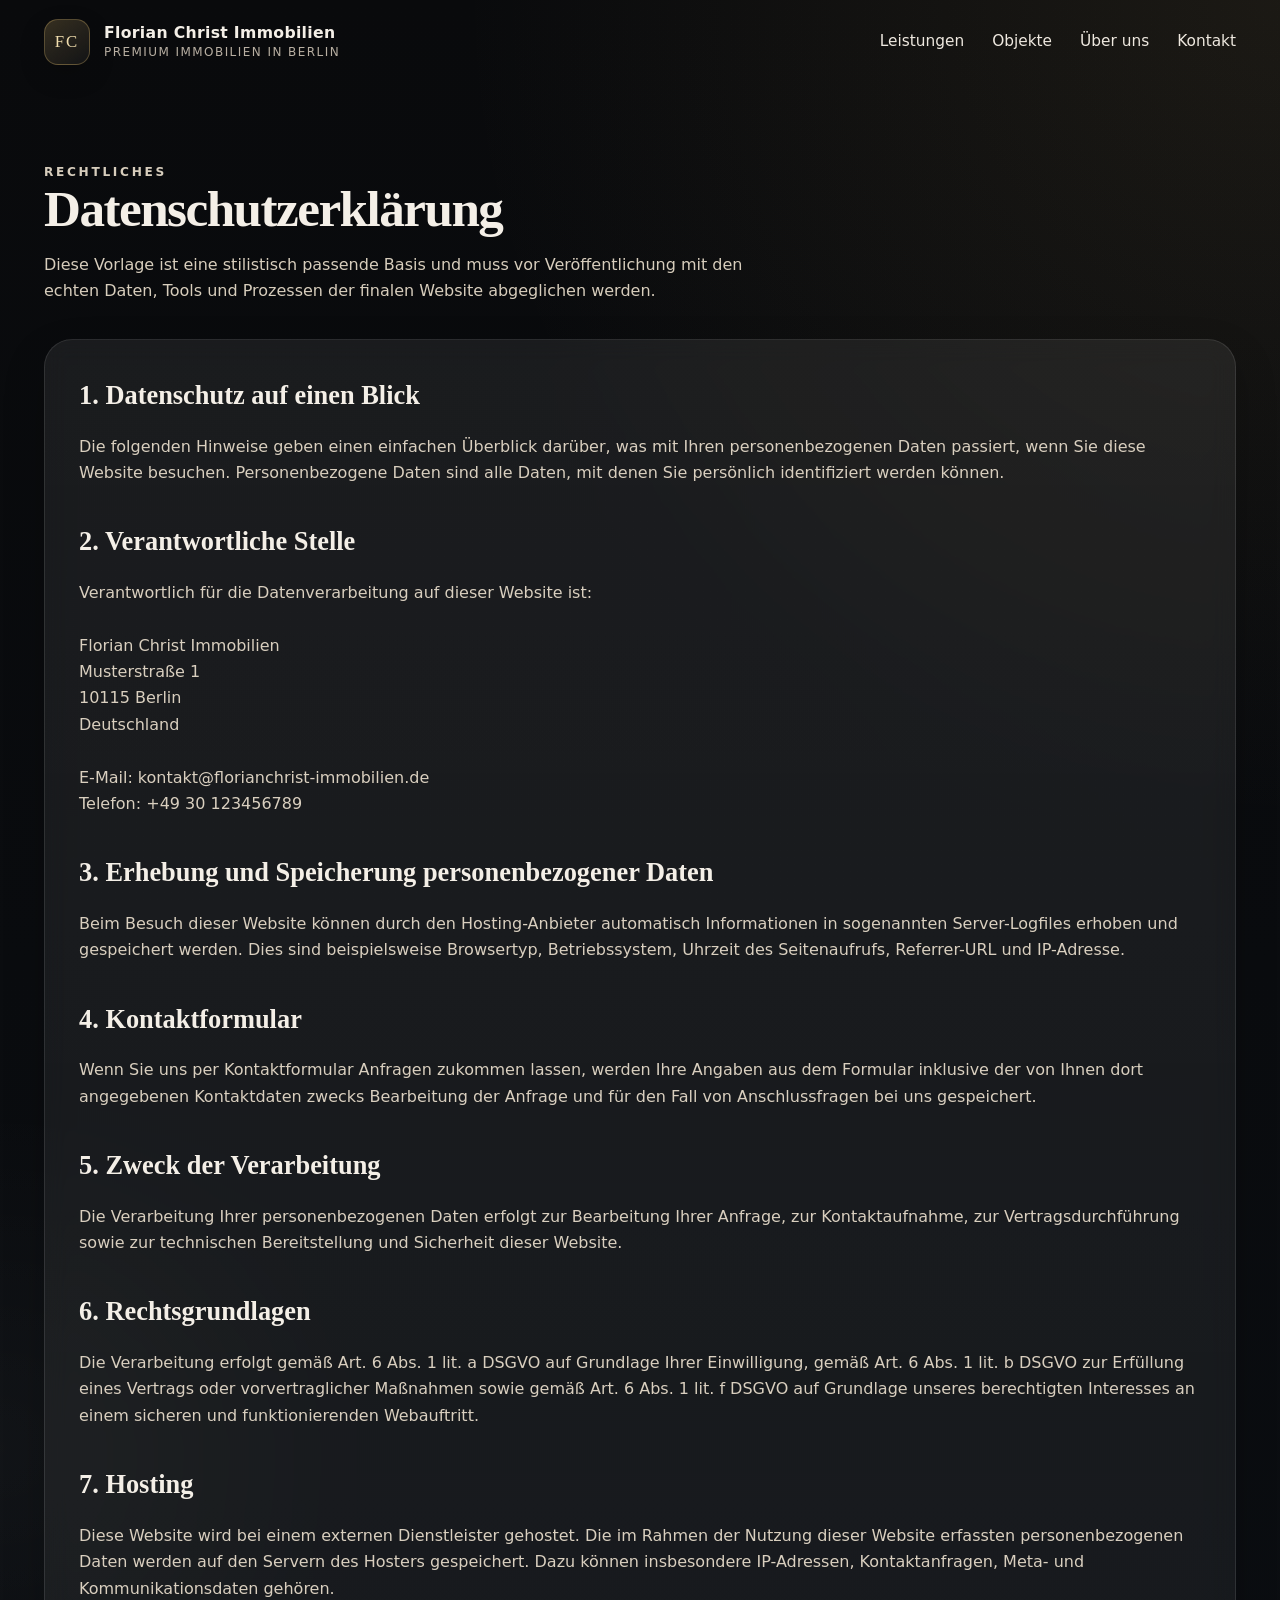
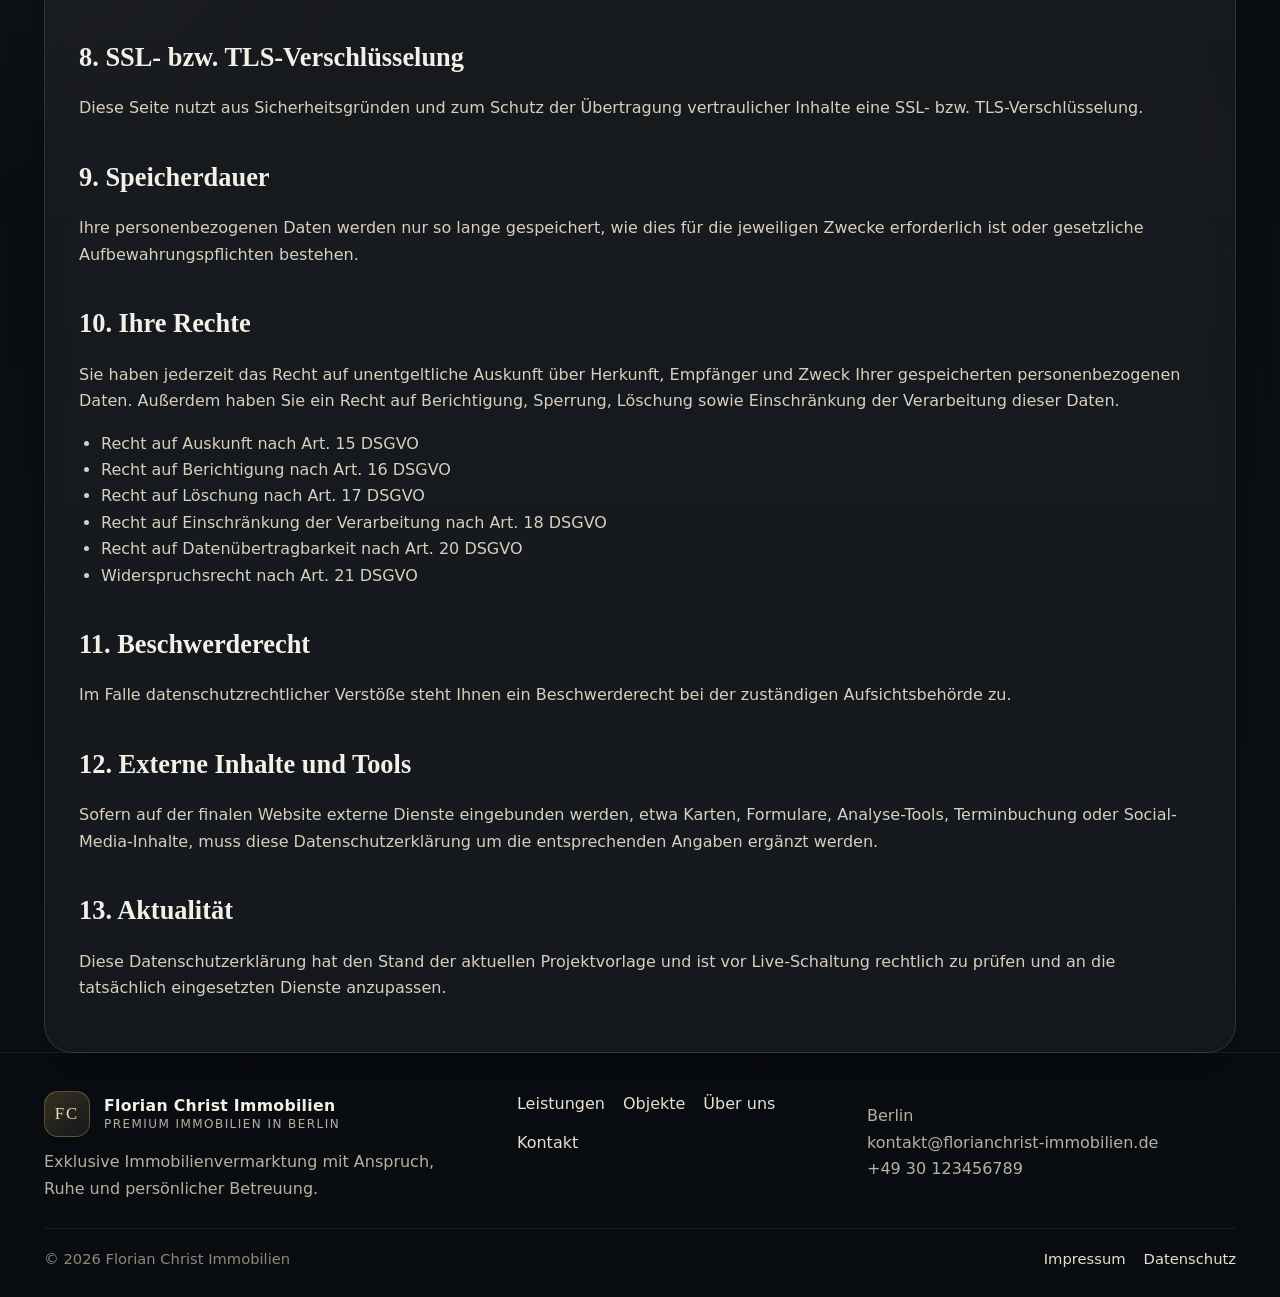
<file: datenschutz.html>
<!DOCTYPE html>
<html lang="de">
<head>
  <meta charset="UTF-8" />
  <meta name="viewport" content="width=device-width, initial-scale=1.0" />
  <title>Datenschutz | Florian Christ Immobilien</title>
  <meta name="description" content="Datenschutzerklärung von Florian Christ Immobilien." />
  <link rel="stylesheet" href="styles.css" />
  <script defer src="main.js"></script>
</head>
<body>
  <div class="noise"></div>

  <header class="site-header scrolled">
    <div class="container header-inner">
      <a href="index.html" class="brand">
        <span class="brand-mark">FC</span>
        <span class="brand-text">
          <strong>Florian Christ Immobilien</strong>
          <small>Premium Immobilien in Berlin</small>
        </span>
      </a>

      <nav class="nav" id="mainNav">
        <a href="index.html#leistungen">Leistungen</a>
        <a href="index.html#objekte">Objekte</a>
        <a href="index.html#ueber-uns">Über uns</a>
        <a href="index.html#kontakt">Kontakt</a>
      </nav>

      <button class="menu-toggle" id="menuToggle" aria-label="Menü öffnen">
        <span></span><span></span><span></span>
      </button>
    </div>
  </header>

  <main class="legal-page">
    <section class="legal-hero">
      <div class="container">
        <p class="eyebrow">Rechtliches</p>
        <h1>Datenschutzerklärung</h1>
        <p>
          Diese Vorlage ist eine stilistisch passende Basis und muss vor Veröffentlichung mit den
          echten Daten, Tools und Prozessen der finalen Website abgeglichen werden.
        </p>
      </div>
    </section>

    <section class="container">
      <div class="legal-card reveal reveal-visible">
        <h2>1. Datenschutz auf einen Blick</h2>
        <p>
          Die folgenden Hinweise geben einen einfachen Überblick darüber, was mit Ihren
          personenbezogenen Daten passiert, wenn Sie diese Website besuchen. Personenbezogene Daten
          sind alle Daten, mit denen Sie persönlich identifiziert werden können.
        </p>

        <h2>2. Verantwortliche Stelle</h2>
        <p>
          Verantwortlich für die Datenverarbeitung auf dieser Website ist:<br><br>
          Florian Christ Immobilien<br>
          Musterstraße 1<br>
          10115 Berlin<br>
          Deutschland<br><br>
          E-Mail: kontakt@florianchrist-immobilien.de<br>
          Telefon: +49 30 123456789
        </p>

        <h2>3. Erhebung und Speicherung personenbezogener Daten</h2>
        <p>
          Beim Besuch dieser Website können durch den Hosting-Anbieter automatisch Informationen in
          sogenannten Server-Logfiles erhoben und gespeichert werden. Dies sind beispielsweise
          Browsertyp, Betriebssystem, Uhrzeit des Seitenaufrufs, Referrer-URL und IP-Adresse.
        </p>

        <h2>4. Kontaktformular</h2>
        <p>
          Wenn Sie uns per Kontaktformular Anfragen zukommen lassen, werden Ihre Angaben aus dem
          Formular inklusive der von Ihnen dort angegebenen Kontaktdaten zwecks Bearbeitung der
          Anfrage und für den Fall von Anschlussfragen bei uns gespeichert.
        </p>

        <h2>5. Zweck der Verarbeitung</h2>
        <p>
          Die Verarbeitung Ihrer personenbezogenen Daten erfolgt zur Bearbeitung Ihrer Anfrage, zur
          Kontaktaufnahme, zur Vertragsdurchführung sowie zur technischen Bereitstellung und
          Sicherheit dieser Website.
        </p>

        <h2>6. Rechtsgrundlagen</h2>
        <p>
          Die Verarbeitung erfolgt gemäß Art. 6 Abs. 1 lit. a DSGVO auf Grundlage Ihrer Einwilligung,
          gemäß Art. 6 Abs. 1 lit. b DSGVO zur Erfüllung eines Vertrags oder vorvertraglicher Maßnahmen
          sowie gemäß Art. 6 Abs. 1 lit. f DSGVO auf Grundlage unseres berechtigten Interesses an
          einem sicheren und funktionierenden Webauftritt.
        </p>

        <h2>7. Hosting</h2>
        <p>
          Diese Website wird bei einem externen Dienstleister gehostet. Die im Rahmen der Nutzung
          dieser Website erfassten personenbezogenen Daten werden auf den Servern des Hosters
          gespeichert. Dazu können insbesondere IP-Adressen, Kontaktanfragen, Meta- und
          Kommunikationsdaten gehören.
        </p>

        <h2>8. SSL- bzw. TLS-Verschlüsselung</h2>
        <p>
          Diese Seite nutzt aus Sicherheitsgründen und zum Schutz der Übertragung vertraulicher
          Inhalte eine SSL- bzw. TLS-Verschlüsselung.
        </p>

        <h2>9. Speicherdauer</h2>
        <p>
          Ihre personenbezogenen Daten werden nur so lange gespeichert, wie dies für die jeweiligen
          Zwecke erforderlich ist oder gesetzliche Aufbewahrungspflichten bestehen.
        </p>

        <h2>10. Ihre Rechte</h2>
        <p>
          Sie haben jederzeit das Recht auf unentgeltliche Auskunft über Herkunft, Empfänger und Zweck
          Ihrer gespeicherten personenbezogenen Daten. Außerdem haben Sie ein Recht auf Berichtigung,
          Sperrung, Löschung sowie Einschränkung der Verarbeitung dieser Daten.
        </p>

        <ul>
          <li>Recht auf Auskunft nach Art. 15 DSGVO</li>
          <li>Recht auf Berichtigung nach Art. 16 DSGVO</li>
          <li>Recht auf Löschung nach Art. 17 DSGVO</li>
          <li>Recht auf Einschränkung der Verarbeitung nach Art. 18 DSGVO</li>
          <li>Recht auf Datenübertragbarkeit nach Art. 20 DSGVO</li>
          <li>Widerspruchsrecht nach Art. 21 DSGVO</li>
        </ul>

        <h2>11. Beschwerderecht</h2>
        <p>
          Im Falle datenschutzrechtlicher Verstöße steht Ihnen ein Beschwerderecht bei der zuständigen
          Aufsichtsbehörde zu.
        </p>

        <h2>12. Externe Inhalte und Tools</h2>
        <p>
          Sofern auf der finalen Website externe Dienste eingebunden werden, etwa Karten, Formulare,
          Analyse-Tools, Terminbuchung oder Social-Media-Inhalte, muss diese Datenschutzerklärung um
          die entsprechenden Angaben ergänzt werden.
        </p>

        <h2>13. Aktualität</h2>
        <p>
          Diese Datenschutzerklärung hat den Stand der aktuellen Projektvorlage und ist vor
          Live-Schaltung rechtlich zu prüfen und an die tatsächlich eingesetzten Dienste anzupassen.
        </p>
      </div>
    </section>
  </main>

  <footer class="site-footer">
    <div class="container">
      <div class="footer-top">
        <div class="footer-brand">
          <a href="index.html" class="brand">
            <span class="brand-mark">FC</span>
            <span class="brand-text">
              <strong>Florian Christ Immobilien</strong>
              <small>Premium Immobilien in Berlin</small>
            </span>
          </a>
          <p>Exklusive Immobilienvermarktung mit Anspruch, Ruhe und persönlicher Betreuung.</p>
        </div>

        <div class="footer-links">
          <a href="index.html#leistungen">Leistungen</a>
          <a href="index.html#objekte">Objekte</a>
          <a href="index.html#ueber-uns">Über uns</a>
          <a href="index.html#kontakt">Kontakt</a>
        </div>

        <div class="footer-contact">
          <p>Berlin<br>kontakt@florianchrist-immobilien.de<br>+49 30 123456789</p>
        </div>
      </div>

      <div class="footer-bottom">
        <span>© <span data-current-year></span> Florian Christ Immobilien</span>
        <div class="legal-links">
          <a href="impressum.html">Impressum</a>
          <a href="datenschutz.html">Datenschutz</a>
        </div>
      </div>
    </div>
  </footer>
</body>
</html>
</file>
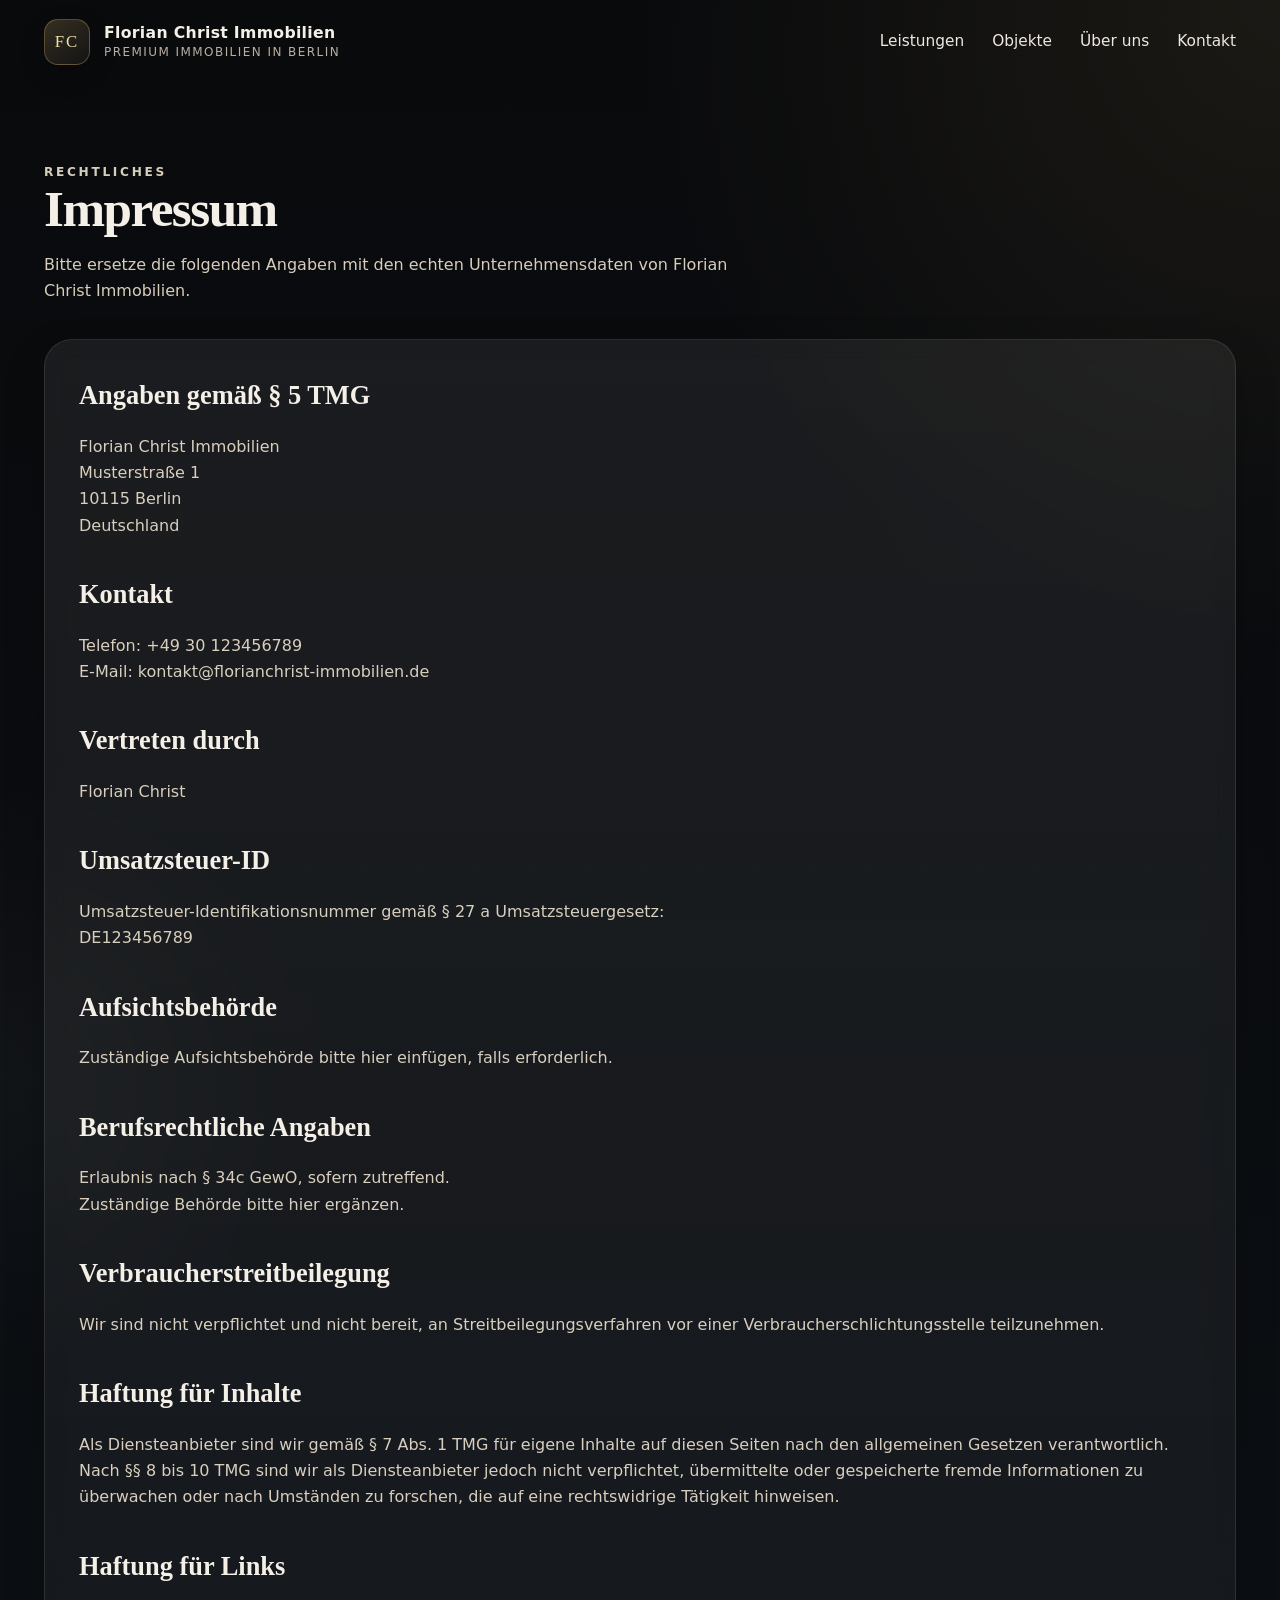
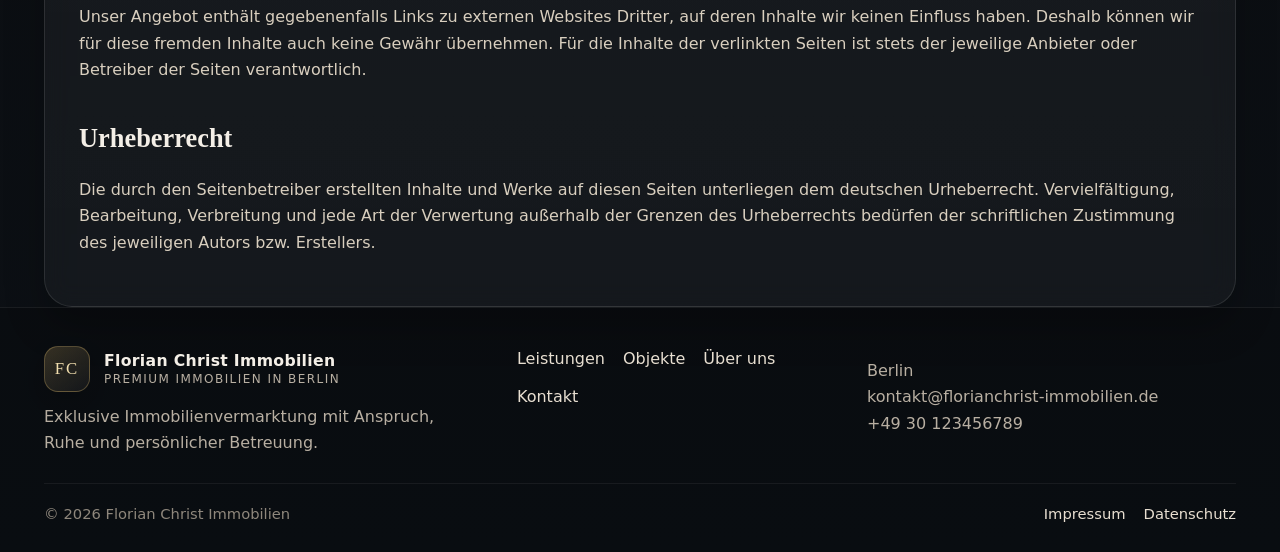
<file: impressum.html>
<!DOCTYPE html>
<html lang="de">
<head>
  <meta charset="UTF-8" />
  <meta name="viewport" content="width=device-width, initial-scale=1.0" />
  <title>Impressum | Florian Christ Immobilien</title>
  <meta name="description" content="Impressum von Florian Christ Immobilien." />
  <link rel="stylesheet" href="styles.css" />
  <script defer src="main.js"></script>
</head>
<body>
  <div class="noise"></div>

  <header class="site-header scrolled">
    <div class="container header-inner">
      <a href="index.html" class="brand">
        <span class="brand-mark">FC</span>
        <span class="brand-text">
          <strong>Florian Christ Immobilien</strong>
          <small>Premium Immobilien in Berlin</small>
        </span>
      </a>

      <nav class="nav" id="mainNav">
        <a href="index.html#leistungen">Leistungen</a>
        <a href="index.html#objekte">Objekte</a>
        <a href="index.html#ueber-uns">Über uns</a>
        <a href="index.html#kontakt">Kontakt</a>
      </nav>

      <button class="menu-toggle" id="menuToggle" aria-label="Menü öffnen">
        <span></span><span></span><span></span>
      </button>
    </div>
  </header>

  <main class="legal-page">
    <section class="legal-hero">
      <div class="container">
        <p class="eyebrow">Rechtliches</p>
        <h1>Impressum</h1>
        <p>
          Bitte ersetze die folgenden Angaben mit den echten Unternehmensdaten von Florian Christ Immobilien.
        </p>
      </div>
    </section>

    <section class="container">
      <div class="legal-card reveal reveal-visible">
        <h2>Angaben gemäß § 5 TMG</h2>
        <p>
          Florian Christ Immobilien<br>
          Musterstraße 1<br>
          10115 Berlin<br>
          Deutschland
        </p>

        <h2>Kontakt</h2>
        <p>
          Telefon: +49 30 123456789<br>
          E-Mail: kontakt@florianchrist-immobilien.de
        </p>

        <h2>Vertreten durch</h2>
        <p>
          Florian Christ
        </p>

        <h2>Umsatzsteuer-ID</h2>
        <p>
          Umsatzsteuer-Identifikationsnummer gemäß § 27 a Umsatzsteuergesetz:<br>
          DE123456789
        </p>

        <h2>Aufsichtsbehörde</h2>
        <p>
          Zuständige Aufsichtsbehörde bitte hier einfügen, falls erforderlich.
        </p>

        <h2>Berufsrechtliche Angaben</h2>
        <p>
          Erlaubnis nach § 34c GewO, sofern zutreffend.<br>
          Zuständige Behörde bitte hier ergänzen.
        </p>

        <h2>Verbraucherstreitbeilegung</h2>
        <p>
          Wir sind nicht verpflichtet und nicht bereit, an Streitbeilegungsverfahren vor einer
          Verbraucherschlichtungsstelle teilzunehmen.
        </p>

        <h2>Haftung für Inhalte</h2>
        <p>
          Als Diensteanbieter sind wir gemäß § 7 Abs. 1 TMG für eigene Inhalte auf diesen Seiten
          nach den allgemeinen Gesetzen verantwortlich. Nach §§ 8 bis 10 TMG sind wir als
          Diensteanbieter jedoch nicht verpflichtet, übermittelte oder gespeicherte fremde
          Informationen zu überwachen oder nach Umständen zu forschen, die auf eine rechtswidrige
          Tätigkeit hinweisen.
        </p>

        <h2>Haftung für Links</h2>
        <p>
          Unser Angebot enthält gegebenenfalls Links zu externen Websites Dritter, auf deren Inhalte
          wir keinen Einfluss haben. Deshalb können wir für diese fremden Inhalte auch keine Gewähr
          übernehmen. Für die Inhalte der verlinkten Seiten ist stets der jeweilige Anbieter oder
          Betreiber der Seiten verantwortlich.
        </p>

        <h2>Urheberrecht</h2>
        <p>
          Die durch den Seitenbetreiber erstellten Inhalte und Werke auf diesen Seiten unterliegen
          dem deutschen Urheberrecht. Vervielfältigung, Bearbeitung, Verbreitung und jede Art der
          Verwertung außerhalb der Grenzen des Urheberrechts bedürfen der schriftlichen Zustimmung
          des jeweiligen Autors bzw. Erstellers.
        </p>
      </div>
    </section>
  </main>

  <footer class="site-footer">
    <div class="container">
      <div class="footer-top">
        <div class="footer-brand">
          <a href="index.html" class="brand">
            <span class="brand-mark">FC</span>
            <span class="brand-text">
              <strong>Florian Christ Immobilien</strong>
              <small>Premium Immobilien in Berlin</small>
            </span>
          </a>
          <p>Exklusive Immobilienvermarktung mit Anspruch, Ruhe und persönlicher Betreuung.</p>
        </div>

        <div class="footer-links">
          <a href="index.html#leistungen">Leistungen</a>
          <a href="index.html#objekte">Objekte</a>
          <a href="index.html#ueber-uns">Über uns</a>
          <a href="index.html#kontakt">Kontakt</a>
        </div>

        <div class="footer-contact">
          <p>Berlin<br>kontakt@florianchrist-immobilien.de<br>+49 30 123456789</p>
        </div>
      </div>

      <div class="footer-bottom">
        <span>© <span data-current-year></span> Florian Christ Immobilien</span>
        <div class="legal-links">
          <a href="impressum.html">Impressum</a>
          <a href="datenschutz.html">Datenschutz</a>
        </div>
      </div>
    </div>
  </footer>
</body>
</html>
</file>
<file: styles.css>
:root{
  --bg:#0a0b0d;
  --bg-soft:#101317;
  --panel:rgba(255,255,255,0.06);
  --panel-strong:rgba(255,255,255,0.09);
  --panel-border:rgba(255,255,255,0.12);
  --text:#f4efe7;
  --muted:#b8afa2;
  --muted-2:#8e877c;
  --gold:#d6b36a;
  --gold-2:#f1deae;
  --line:rgba(255,255,255,0.08);
  --shadow:0 30px 80px rgba(0,0,0,0.35);
  --shadow-soft:0 18px 40px rgba(0,0,0,0.22);
  --radius:22px;
  --radius-lg:32px;
  --max:1240px;
  --nav-h:84px;
  --container-pad:24px;
  --transition:260ms ease;
  --serif: "Iowan Old Style", "Palatino Linotype", "Book Antiqua", Georgia, serif;
  --sans: Inter, ui-sans-serif, system-ui, -apple-system, BlinkMacSystemFont, "Segoe UI", sans-serif;
}

*,
*::before,
*::after{
  box-sizing:border-box;
}

html{
  scroll-behavior:smooth;
}

body{
  margin:0;
  background:
    radial-gradient(circle at top right, rgba(214,179,106,0.09), transparent 26%),
    radial-gradient(circle at left center, rgba(255,255,255,0.03), transparent 18%),
    linear-gradient(180deg, #090a0c 0%, #0c1015 100%);
  color:var(--text);
  font-family:var(--sans);
  line-height:1.65;
  -webkit-font-smoothing:antialiased;
  text-rendering:optimizeLegibility;
  overflow-x:hidden;
}

img{
  max-width:100%;
  display:block;
}

a{
  color:inherit;
  text-decoration:none;
}

button,
input,
textarea{
  font:inherit;
}

.container{
  width:min(100%, var(--max));
  margin:0 auto;
  padding-inline:var(--container-pad);
}

.noise{
  position:fixed;
  inset:0;
  pointer-events:none;
  opacity:.05;
  z-index:1;
  background-image:
    radial-gradient(rgba(255,255,255,.35) .65px, transparent .75px);
  background-size:7px 7px;
  mix-blend-mode:soft-light;
}

.site-header{
  position:fixed;
  inset:0 0 auto 0;
  height:var(--nav-h);
  z-index:1000;
  transition:background var(--transition), border-color var(--transition), backdrop-filter var(--transition), box-shadow var(--transition), transform var(--transition);
  border-bottom:1px solid transparent;
}

.site-header.scrolled{
  background:rgba(10,12,15,0.76);
  backdrop-filter:blur(16px);
  border-bottom:1px solid rgba(255,255,255,0.08);
  box-shadow:0 14px 32px rgba(0,0,0,0.18);
}

.header-inner{
  height:100%;
  display:flex;
  align-items:center;
  justify-content:space-between;
  gap:24px;
}

.brand{
  display:flex;
  align-items:center;
  gap:14px;
  position:relative;
  z-index:1002;
}

.brand-mark{
  width:46px;
  height:46px;
  display:grid;
  place-items:center;
  border-radius:14px;
  background:
    linear-gradient(145deg, rgba(214,179,106,.22), rgba(255,255,255,.04));
  border:1px solid rgba(214,179,106,.32);
  color:var(--gold-2);
  font-family:var(--serif);
  font-size:1.05rem;
  letter-spacing:.12em;
  box-shadow:0 10px 26px rgba(0,0,0,0.18);
}

.brand-text{
  display:flex;
  flex-direction:column;
  line-height:1.1;
}

.brand-text strong{
  font-size:.98rem;
  font-weight:600;
  letter-spacing:.02em;
}

.brand-text small{
  margin-top:4px;
  color:var(--muted);
  font-size:.75rem;
  letter-spacing:.12em;
  text-transform:uppercase;
}

.nav{
  display:flex;
  align-items:center;
  gap:28px;
}

.nav a{
  position:relative;
  color:#eee8df;
  font-size:.96rem;
  transition:color var(--transition), opacity var(--transition);
}

.nav a::after{
  content:"";
  position:absolute;
  left:0;
  bottom:-8px;
  width:0;
  height:1px;
  background:linear-gradient(90deg, var(--gold), transparent);
  transition:width var(--transition);
}

.nav a:hover{
  color:#fff;
}

.nav a:hover::after{
  width:100%;
}

.menu-toggle{
  display:none;
  width:46px;
  height:46px;
  border:none;
  border-radius:14px;
  background:rgba(255,255,255,0.05);
  border:1px solid rgba(255,255,255,0.09);
  padding:0;
  cursor:pointer;
  position:relative;
  z-index:1002;
}

.menu-toggle span{
  display:block;
  width:20px;
  height:2px;
  background:#f4efe7;
  margin:4px auto;
  transition:transform var(--transition), opacity var(--transition);
}

.menu-toggle.active span:nth-child(1){
  transform:translateY(6px) rotate(45deg);
}
.menu-toggle.active span:nth-child(2){
  opacity:0;
}
.menu-toggle.active span:nth-child(3){
  transform:translateY(-6px) rotate(-45deg);
}

.hero{
  position:relative;
  min-height:100svh;
  display:flex;
  align-items:center;
  padding-top:calc(var(--nav-h) + 30px);
  overflow:hidden;
}

.hero::before{
  content:"";
  position:absolute;
  inset:auto -10% -18% auto;
  width:540px;
  height:540px;
  border-radius:50%;
  background:radial-gradient(circle, rgba(214,179,106,.16), transparent 62%);
  filter:blur(20px);
  z-index:0;
  animation:floatGlow 8s ease-in-out infinite;
}

.hero::after{
  content:"";
  position:absolute;
  inset:14% auto auto -12%;
  width:420px;
  height:420px;
  border-radius:50%;
  background:radial-gradient(circle, rgba(255,255,255,.05), transparent 62%);
  filter:blur(22px);
  z-index:0;
  animation:floatGlow 10s ease-in-out infinite reverse;
}

.hero-bg{
  position:absolute;
  inset:0;
  z-index:0;
}

.hero-bg img{
  width:100%;
  height:100%;
  object-fit:cover;
  filter:grayscale(.08) saturate(.85) brightness(.4);
  transform:scale(1.04);
}

.hero-overlay{
  position:absolute;
  inset:0;
  background:
    linear-gradient(90deg, rgba(8,10,13,.90) 0%, rgba(8,10,13,.74) 36%, rgba(8,10,13,.52) 56%, rgba(8,10,13,.72) 100%),
    linear-gradient(180deg, rgba(8,10,13,.20) 0%, rgba(8,10,13,.58) 100%);
  z-index:1;
}

.hero-content{
  position:relative;
  z-index:2;
  display:grid;
  grid-template-columns:minmax(0, 1.25fr) minmax(320px, .8fr);
  gap:42px;
  align-items:end;
  width:100%;
}

.hero-copy{
  max-width:760px;
}

.eyebrow{
  margin:0 0 14px;
  color:var(--gold-2);
  letter-spacing:.22em;
  text-transform:uppercase;
  font-size:.76rem;
  font-weight:600;
}

.hero-copy h1{
  margin:0;
  font-family:var(--serif);
  font-size:clamp(2.9rem, 6vw, 5.6rem);
  line-height:.98;
  letter-spacing:-.03em;
  max-width:13ch;
}

.hero-text{
  margin:22px 0 0;
  font-size:1.08rem;
  color:#ddd4c7;
  max-width:62ch;
}

.hero-actions{
  display:flex;
  flex-wrap:wrap;
  gap:14px;
  margin-top:30px;
}

.btn{
  position:relative;
  display:inline-flex;
  align-items:center;
  justify-content:center;
  min-height:56px;
  padding:0 24px;
  border-radius:999px;
  font-weight:600;
  transition:transform var(--transition), border-color var(--transition), background var(--transition), color var(--transition), box-shadow var(--transition);
  overflow:hidden;
  isolation:isolate;
}

.btn::before{
  content:"";
  position:absolute;
  inset:0;
  background:linear-gradient(120deg, rgba(255,255,255,.18), transparent 38%, transparent 60%, rgba(255,255,255,.08));
  transform:translateX(-120%);
  transition:transform 700ms ease;
  z-index:-1;
}

.btn:hover::before{
  transform:translateX(0);
}

.btn:hover{
  transform:translateY(-2px);
}

.btn-gold{
  color:#14100a;
  background:linear-gradient(135deg, var(--gold-2), var(--gold));
  box-shadow:0 14px 30px rgba(214,179,106,.22);
}

.btn-gold:hover{
  box-shadow:0 18px 36px rgba(214,179,106,.30);
}

.btn-ghost{
  color:#f8f3ea;
  background:rgba(255,255,255,.03);
  border:1px solid rgba(255,255,255,.16);
  backdrop-filter:blur(8px);
}

.btn-ghost:hover{
  border-color:rgba(255,255,255,.26);
  background:rgba(255,255,255,.06);
}

.hero-meta{
  margin-top:32px;
  display:grid;
  grid-template-columns:repeat(3, minmax(0, 1fr));
  gap:14px;
}

.meta-card{
  padding:18px 18px 16px;
  border-radius:18px;
  background:rgba(255,255,255,0.05);
  border:1px solid rgba(255,255,255,0.10);
  backdrop-filter:blur(8px);
  box-shadow:var(--shadow-soft);
}

.meta-card strong{
  display:block;
  font-size:1rem;
  margin-bottom:6px;
}

.meta-card span{
  color:var(--muted);
  font-size:.92rem;
}

.hero-panel{
  position:relative;
}

.panel-glass{
  position:relative;
  padding:28px;
  border-radius:28px;
  background:linear-gradient(180deg, rgba(255,255,255,.085), rgba(255,255,255,.05));
  border:1px solid rgba(255,255,255,.13);
  box-shadow:var(--shadow);
  backdrop-filter:blur(18px);
  overflow:hidden;
}

.panel-glass::before{
  content:"";
  position:absolute;
  inset:-1px;
  border-radius:inherit;
  padding:1px;
  background:linear-gradient(145deg, rgba(214,179,106,.36), rgba(255,255,255,0), rgba(255,255,255,.10));
  -webkit-mask:
    linear-gradient(#fff 0 0) content-box,
    linear-gradient(#fff 0 0);
  -webkit-mask-composite:xor;
          mask-composite:exclude;
  pointer-events:none;
}

.panel-label{
  margin:0 0 12px;
  color:var(--gold-2);
  letter-spacing:.16em;
  text-transform:uppercase;
  font-size:.72rem;
}

.panel-glass h2{
  margin:0;
  font-family:var(--serif);
  font-size:2rem;
  line-height:1.08;
}

.panel-glass p{
  margin:14px 0 0;
  color:#ded6ca;
}

.check-list{
  list-style:none;
  padding:0;
  margin:22px 0 0;
  display:grid;
  gap:12px;
}

.check-list li{
  position:relative;
  padding-left:30px;
  color:#f0e8dd;
}

.check-list li::before{
  content:"";
  position:absolute;
  left:0;
  top:.5em;
  width:12px;
  height:12px;
  border-radius:50%;
  background:radial-gradient(circle, var(--gold-2) 0%, var(--gold) 52%, rgba(214,179,106,.1) 100%);
  box-shadow:0 0 18px rgba(214,179,106,.36);
}

.inline-link{
  display:inline-flex;
  align-items:center;
  gap:10px;
  margin-top:22px;
  color:var(--gold-2);
  font-weight:600;
}

.inline-link::after{
  content:"→";
  transition:transform var(--transition);
}

.inline-link:hover::after{
  transform:translateX(4px);
}

.trust-bar{
  position:relative;
  z-index:2;
  margin-top:-38px;
}

.trust-grid{
  display:grid;
  grid-template-columns:repeat(3, minmax(0, 1fr));
  gap:18px;
}

.trust-item{
  display:flex;
  gap:18px;
  padding:26px 24px;
  border-radius:24px;
  background:linear-gradient(180deg, rgba(17,20,26,.92), rgba(13,15,19,.88));
  border:1px solid rgba(255,255,255,.08);
  box-shadow:var(--shadow-soft);
}

.trust-number{
  font-family:var(--serif);
  font-size:1.5rem;
  color:var(--gold);
  line-height:1;
}

.trust-item h3{
  margin:0 0 8px;
  font-size:1.12rem;
}

.trust-item p{
  margin:0;
  color:var(--muted);
}

.section{
  position:relative;
  padding:110px 0;
  z-index:2;
}

.section-head{
  max-width:760px;
  margin-bottom:36px;
}

.section-head h2,
.copy h2,
.legal-hero h1{
  margin:0;
  font-family:var(--serif);
  font-size:clamp(2rem, 4vw, 3.5rem);
  line-height:1.05;
  letter-spacing:-.03em;
}

.section-head p,
.copy p{
  color:#d5cdbf;
}

.intro-block .split-grid,
.split-grid{
  display:grid;
  grid-template-columns:minmax(0, 1.05fr) minmax(320px, .95fr);
  gap:34px;
  align-items:center;
}

.split-grid.reverse{
  grid-template-columns:minmax(320px, .95fr) minmax(0, 1.05fr);
}

.copy p{
  margin:18px 0 0;
  max-width:62ch;
}

.stats-card,
.visual-card,
.contact-form-wrap,
.legal-card{
  position:relative;
  padding:28px;
  border-radius:28px;
  background:linear-gradient(180deg, rgba(255,255,255,.07), rgba(255,255,255,.04));
  border:1px solid rgba(255,255,255,.10);
  box-shadow:var(--shadow-soft);
  backdrop-filter:blur(12px);
}

.stats-head{
  display:flex;
  align-items:end;
  justify-content:space-between;
  gap:16px;
  margin-bottom:26px;
}

.stats-head span{
  color:var(--muted);
  letter-spacing:.14em;
  text-transform:uppercase;
  font-size:.72rem;
}

.stats-head strong{
  font-size:1.08rem;
}

.stats-grid{
  display:grid;
  grid-template-columns:repeat(2, minmax(0, 1fr));
  gap:16px;
}

.stat{
  min-height:124px;
  padding:20px;
  border-radius:22px;
  background:rgba(255,255,255,.045);
  border:1px solid rgba(255,255,255,.08);
  display:flex;
  flex-direction:column;
  justify-content:space-between;
}

.stat-value{
  font-family:var(--serif);
  font-size:1.9rem;
  line-height:1;
  color:var(--gold-2);
}

.stat-label{
  color:var(--muted);
  font-size:.92rem;
}

.dark-section{
  background:
    linear-gradient(180deg, rgba(255,255,255,.02), rgba(255,255,255,.01));
}

.dark-section::before{
  content:"";
  position:absolute;
  inset:0;
  background:
    linear-gradient(180deg, rgba(255,255,255,.015), transparent 18%, transparent 82%, rgba(255,255,255,.015)),
    radial-gradient(circle at top left, rgba(214,179,106,.06), transparent 28%);
  pointer-events:none;
}

.service-grid{
  display:grid;
  grid-template-columns:repeat(3, minmax(0, 1fr));
  gap:18px;
}

.service-card,
.district-card,
.testimonial-card{
  position:relative;
  padding:24px;
  border-radius:24px;
  background:linear-gradient(180deg, rgba(255,255,255,.065), rgba(255,255,255,.04));
  border:1px solid rgba(255,255,255,.09);
  transition:transform var(--transition), border-color var(--transition), box-shadow var(--transition);
}

.service-card:hover,
.district-card:hover,
.testimonial-card:hover{
  transform:translateY(-5px);
  border-color:rgba(214,179,106,.22);
  box-shadow:0 20px 44px rgba(0,0,0,.24);
}

.service-index{
  display:inline-flex;
  margin-bottom:18px;
  color:var(--gold);
  font-family:var(--serif);
  font-size:1.2rem;
}

.service-card h3,
.district-card h3{
  margin:0 0 10px;
  font-size:1.16rem;
}

.service-card p,
.district-card p,
.testimonial-card span{
  margin:0;
  color:var(--muted);
}

.visual-card{
  padding:0;
  overflow:hidden;
}

.visual-card img{
  width:100%;
  height:100%;
  min-height:480px;
  object-fit:cover;
  filter:saturate(.88) contrast(1.02) brightness(.88);
}

.quote-box{
  margin-top:22px;
  padding:22px 24px;
  border-radius:22px;
  border:1px solid rgba(214,179,106,.16);
  background:rgba(214,179,106,.06);
  box-shadow:inset 0 1px 0 rgba(255,255,255,.03);
}

.quote-box p{
  margin:0;
  color:#efe7db;
  font-size:1.02rem;
}

.district-grid,
.testimonial-grid{
  display:grid;
  grid-template-columns:repeat(3, minmax(0, 1fr));
  gap:18px;
}

.property-grid{
  display:grid;
  grid-template-columns:1.15fr .85fr .85fr;
  gap:18px;
}

.property-card{
  position:relative;
  border-radius:28px;
  overflow:hidden;
  min-height:500px;
  background:#111;
  box-shadow:var(--shadow-soft);
  border:1px solid rgba(255,255,255,.07);
}

.property-card.large{
  min-height:560px;
}

.property-card img{
  width:100%;
  height:100%;
  object-fit:cover;
  filter:brightness(.66) saturate(.88);
  transition:transform .8s ease, filter .5s ease;
}

.property-card:hover img{
  transform:scale(1.04);
  filter:brightness(.75) saturate(.95);
}

.property-card::after{
  content:"";
  position:absolute;
  inset:0;
  background:linear-gradient(180deg, transparent 12%, rgba(8,10,13,.15) 30%, rgba(8,10,13,.90) 100%);
}

.property-content{
  position:absolute;
  left:0;
  right:0;
  bottom:0;
  z-index:2;
  padding:28px;
}

.property-tag{
  display:inline-flex;
  min-height:34px;
  align-items:center;
  padding:0 14px;
  border-radius:999px;
  background:rgba(255,255,255,.10);
  border:1px solid rgba(255,255,255,.14);
  color:#f8f3ea;
  font-size:.8rem;
  margin-bottom:14px;
}

.property-content h3{
  margin:0 0 10px;
  font-family:var(--serif);
  font-size:1.7rem;
  line-height:1.08;
}

.property-content p{
  margin:0;
  color:#ddd3c6;
}

.team-stack{
  display:grid;
  gap:18px;
}

.team-card{
  display:grid;
  grid-template-columns:160px 1fr;
  gap:18px;
  padding:18px;
  border-radius:24px;
  background:linear-gradient(180deg, rgba(255,255,255,.065), rgba(255,255,255,.04));
  border:1px solid rgba(255,255,255,.08);
  box-shadow:var(--shadow-soft);
}

.team-card img{
  width:100%;
  height:170px;
  object-fit:cover;
  border-radius:18px;
}

.team-card-copy{
  display:flex;
  flex-direction:column;
  justify-content:center;
}

.team-card-copy strong{
  display:block;
  font-size:1.12rem;
  margin-bottom:8px;
}

.team-card-copy span{
  color:var(--muted);
}

.testimonial-card p{
  margin:0 0 16px;
  color:#f0e8dc;
  font-size:1.03rem;
}

.contact-grid{
  display:grid;
  grid-template-columns:minmax(0, .95fr) minmax(360px, 1.05fr);
  gap:30px;
  align-items:start;
}

.contact-copy p{
  margin:18px 0 0;
  color:#d8cfbf;
}

.contact-points{
  margin-top:28px;
  display:grid;
  gap:14px;
}

.contact-points div{
  padding:16px 18px;
  border-radius:18px;
  background:rgba(255,255,255,.04);
  border:1px solid rgba(255,255,255,.07);
}

.contact-points strong{
  display:block;
  margin-bottom:6px;
}

.contact-points span{
  color:var(--muted);
}

.contact-form-wrap{
  padding:30px;
}

.contact-form{
  display:grid;
  gap:16px;
}

.field-row{
  display:grid;
  grid-template-columns:1fr 1fr;
  gap:16px;
}

.field{
  display:grid;
  gap:8px;
}

.field label{
  font-size:.9rem;
  color:#f1e9db;
}

.field input,
.field textarea{
  width:100%;
  border:none;
  outline:none;
  color:#f6f0e8;
  padding:16px 18px;
  border-radius:18px;
  background:rgba(255,255,255,.05);
  border:1px solid rgba(255,255,255,.08);
  transition:border-color var(--transition), background var(--transition), box-shadow var(--transition), transform var(--transition);
}

.field input::placeholder,
.field textarea::placeholder{
  color:#a39a8c;
}

.field input:focus,
.field textarea:focus{
  border-color:rgba(214,179,106,.34);
  background:rgba(255,255,255,.065);
  box-shadow:0 0 0 4px rgba(214,179,106,.08);
  transform:translateY(-1px);
}

.submit-btn{
  width:100%;
  min-height:58px;
  border:none;
  cursor:pointer;
  border-radius:999px;
  background:linear-gradient(135deg, var(--gold-2), var(--gold));
  color:#17110a;
  font-weight:700;
  transition:transform var(--transition), box-shadow var(--transition), filter var(--transition);
  box-shadow:0 14px 30px rgba(214,179,106,.20);
}

.submit-btn:hover{
  transform:translateY(-2px);
  box-shadow:0 18px 36px rgba(214,179,106,.28);
}

.site-footer{
  position:relative;
  padding:38px 0 26px;
  border-top:1px solid rgba(255,255,255,.07);
  background:rgba(0,0,0,.18);
  z-index:2;
}

.footer-top{
  display:grid;
  grid-template-columns:1.1fr .8fr .9fr;
  gap:22px;
  align-items:start;
}

.footer-brand p,
.footer-contact p{
  margin:12px 0 0;
  color:var(--muted);
  max-width:42ch;
}

.footer-links,
.legal-links{
  display:flex;
  flex-wrap:wrap;
  gap:12px 18px;
}

.footer-links a,
.legal-links a{
  color:#e8dfd1;
  transition:color var(--transition);
}

.footer-links a:hover,
.legal-links a:hover{
  color:var(--gold-2);
}

.footer-bottom{
  margin-top:26px;
  padding-top:18px;
  border-top:1px solid rgba(255,255,255,.06);
  display:flex;
  justify-content:space-between;
  gap:16px;
  flex-wrap:wrap;
  color:var(--muted-2);
  font-size:.92rem;
}

/* Legal pages */
.legal-page{
  min-height:100svh;
  padding-top:calc(var(--nav-h) + 28px);
}

.legal-hero{
  padding:34px 0 10px;
}

.legal-hero p{
  margin:16px 0 0;
  color:#d7cdbc;
  max-width:70ch;
}

.legal-card{
  margin-top:24px;
  padding:34px;
}

.legal-card h2{
  margin:34px 0 12px;
  font-family:var(--serif);
  font-size:1.65rem;
}

.legal-card h2:first-child{
  margin-top:0;
}

.legal-card p,
.legal-card li{
  color:#d9cfbf;
}

.legal-card ul{
  padding-left:22px;
}

/* Reveal */
.reveal{
  opacity:0;
  transform:translateY(26px);
  transition:opacity .8s ease, transform .8s ease;
  will-change:opacity, transform;
}

.reveal-visible{
  opacity:1;
  transform:translateY(0);
}

.delay-1{ transition-delay:.12s; }
.delay-2{ transition-delay:.22s; }
.delay-3{ transition-delay:.32s; }

/* Floating premium effect */
.premium-float{
  animation:premiumFloat 7s ease-in-out infinite;
}

/* Utilities */
.desktop-only{ display:initial; }
.mobile-only{ display:none; }

@keyframes premiumFloat{
  0%,100%{ transform:translateY(0); }
  50%{ transform:translateY(-8px); }
}

@keyframes floatGlow{
  0%,100%{ transform:translateY(0) scale(1); }
  50%{ transform:translateY(-16px) scale(1.04); }
}

@media (max-width: 1140px){
  .hero-content,
  .intro-block .split-grid,
  .split-grid,
  .contact-grid,
  .footer-top{
    grid-template-columns:1fr;
  }

  .hero-copy{
    max-width:none;
  }

  .hero-meta{
    grid-template-columns:1fr;
  }

  .property-grid{
    grid-template-columns:1fr;
  }

  .property-card,
  .property-card.large{
    min-height:420px;
  }

  .service-grid,
  .district-grid,
  .testimonial-grid,
  .trust-grid{
    grid-template-columns:1fr 1fr;
  }
}

@media (max-width: 860px){
  :root{
    --nav-h:74px;
    --container-pad:18px;
  }

  .menu-toggle{
    display:block;
  }

  .nav{
    position:fixed;
    top:14px;
    left:18px;
    right:18px;
    padding:94px 22px 24px;
    display:grid;
    gap:14px;
    border-radius:28px;
    background:rgba(11,13,16,.94);
    border:1px solid rgba(255,255,255,.08);
    backdrop-filter:blur(16px);
    box-shadow:0 26px 60px rgba(0,0,0,.34);
    transform:translateY(-12px);
    opacity:0;
    pointer-events:none;
    transition:opacity var(--transition), transform var(--transition);
  }

  .nav.open{
    opacity:1;
    transform:translateY(0);
    pointer-events:auto;
  }

  .nav a{
    font-size:1.04rem;
    padding:4px 0;
  }

  .hero{
    min-height:auto;
    padding:120px 0 84px;
  }

  .hero-copy h1{
    max-width:none;
    font-size:clamp(2.4rem, 11vw, 4.1rem);
  }

  .hero-text{
    font-size:1rem;
  }

  .section{
    padding:88px 0;
  }

  .service-grid,
  .district-grid,
  .testimonial-grid,
  .trust-grid,
  .stats-grid{
    grid-template-columns:1fr;
  }

  .field-row{
    grid-template-columns:1fr;
  }

  .team-card{
    grid-template-columns:1fr;
  }

  .team-card img{
    height:240px;
  }
}

@media (max-width: 560px){
  .brand-mark{
    width:42px;
    height:42px;
    border-radius:12px;
  }

  .brand-text strong{
    font-size:.9rem;
  }

  .brand-text small{
    font-size:.68rem;
  }

  .hero-actions{
    flex-direction:column;
    align-items:stretch;
  }

  .btn{
    width:100%;
  }

  .panel-glass,
  .stats-card,
  .contact-form-wrap,
  .legal-card{
    padding:22px;
    border-radius:24px;
  }

  .service-card,
  .district-card,
  .testimonial-card,
  .trust-item{
    padding:20px;
    border-radius:20px;
  }

  .property-content{
    padding:22px;
  }

  .property-content h3{
    font-size:1.45rem;
  }

  .footer-bottom{
    flex-direction:column;
  }
}

@media (prefers-reduced-motion: reduce){
  html{
    scroll-behavior:auto;
  }

  *,
  *::before,
  *::after{
    animation:none !important;
    transition:none !important;
  }

  .reveal{
    opacity:1 !important;
    transform:none !important;
  }
}
</file>
